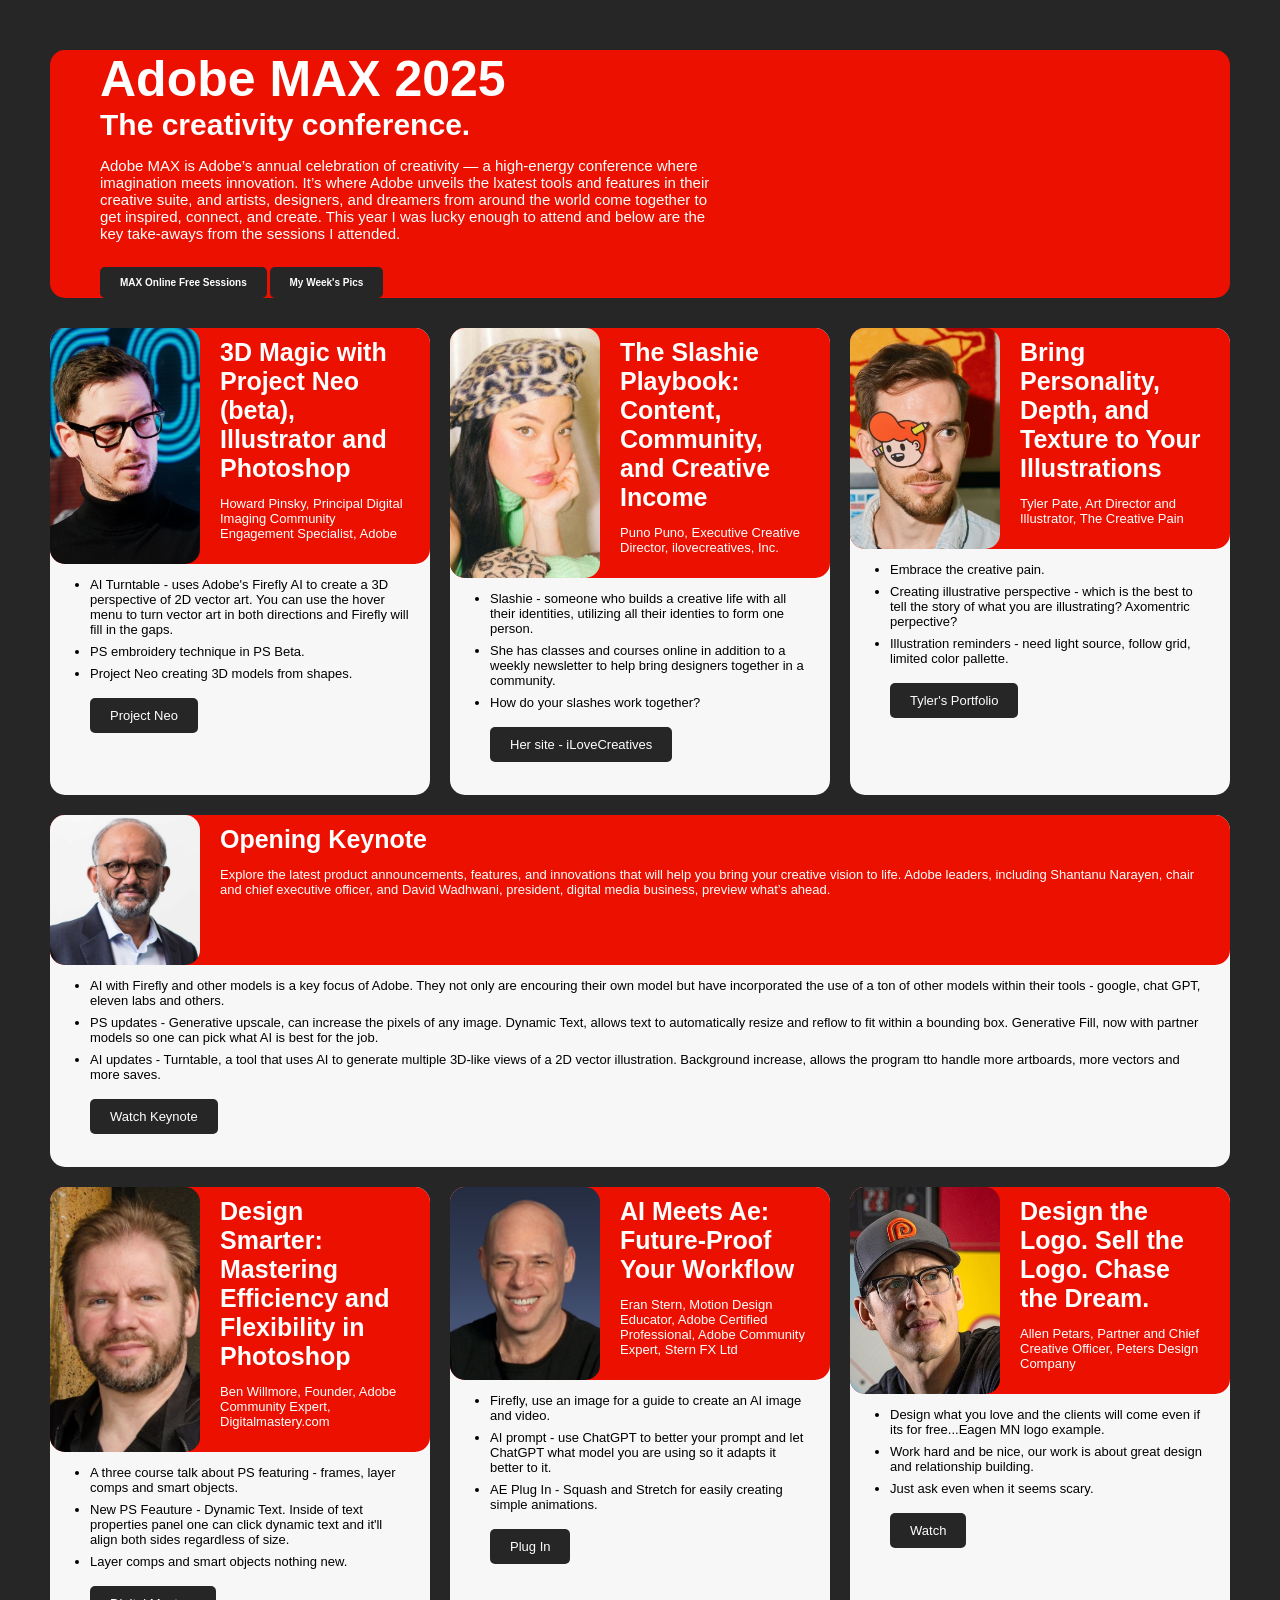
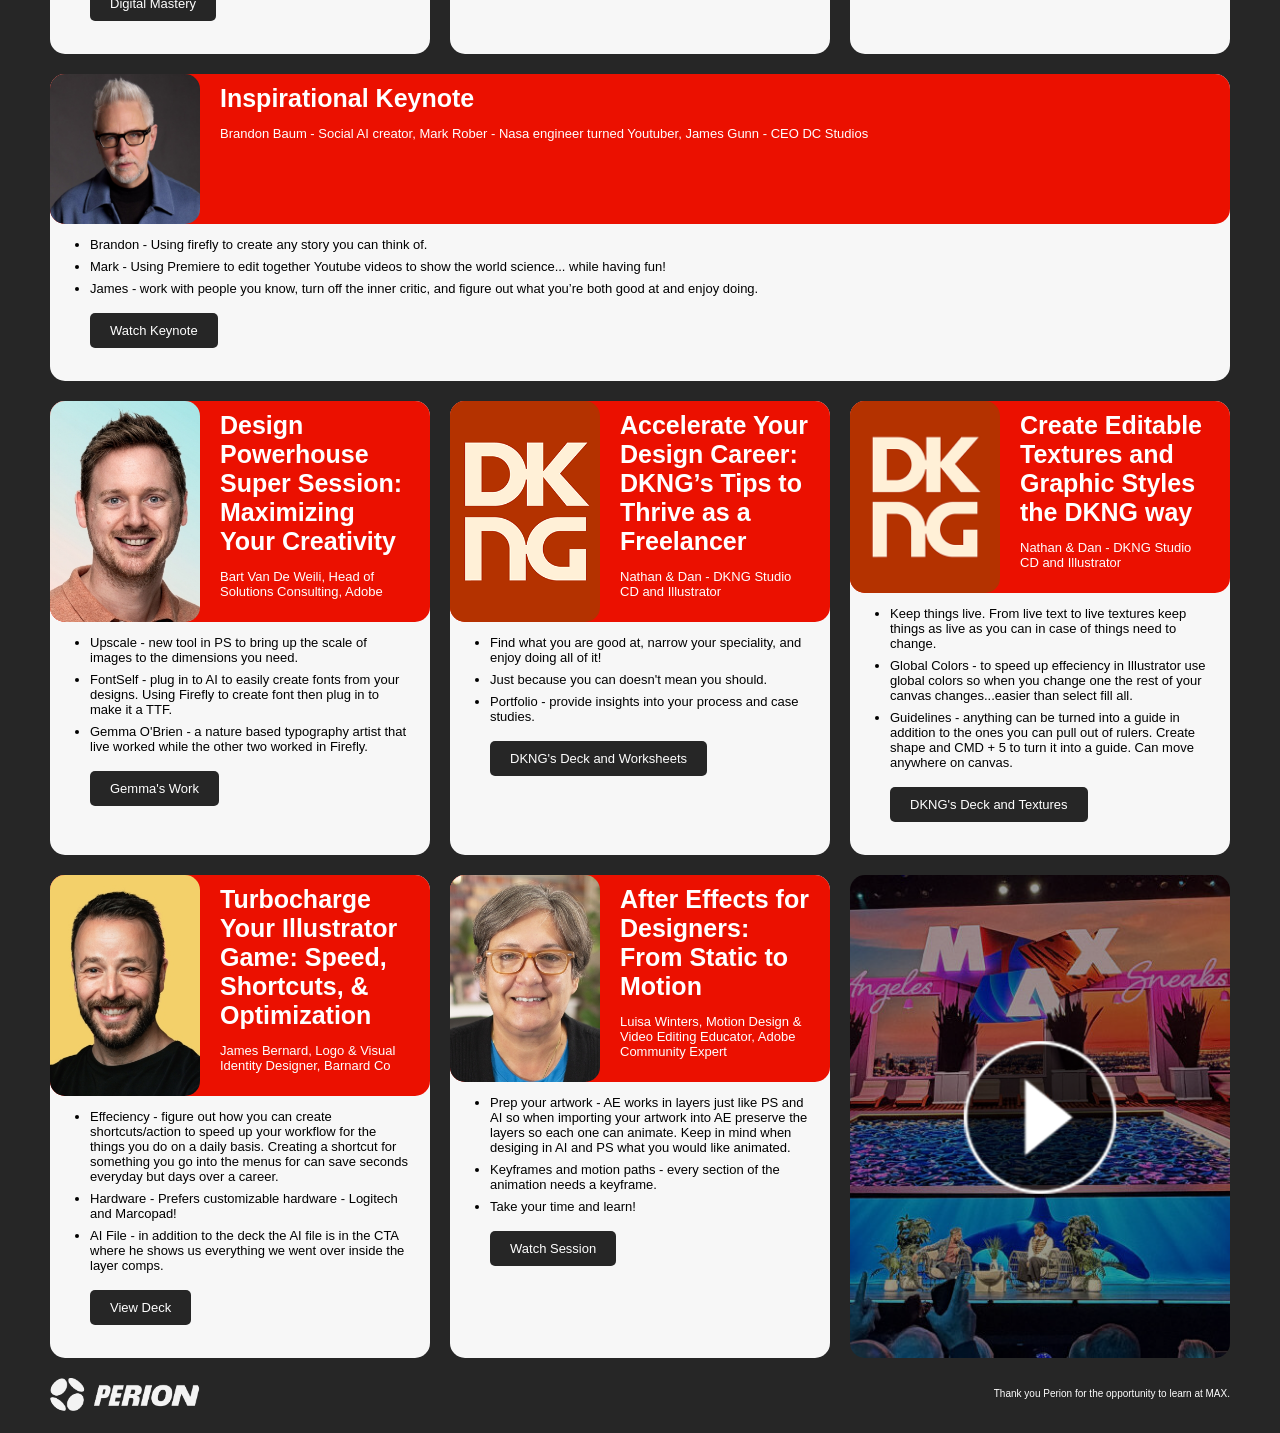
<file: index.html>
<!DOCTYPE html>
<html lang="en">

<head>
  <meta charset="UTF-8">
  <meta name="viewport" content="width=device-width, initial-scale=1.0">
  <link rel="stylesheet" href="style.css">
  <title>Adobe Max 2025</title>
  <link rel="icon" href="assets/favicon.png" type="image/png">
</head>

<body>

  <header>
  </header>

  <section class="hero">
    <div class="hero_text">
      <h1>Adobe MAX 2025</h1>
      <h2>The creativity conference.</h2>
      <p class="hero_text_p">Adobe MAX is Adobe’s annual celebration of creativity — a high-energy conference where imagination meets innovation. It’s where Adobe unveils the lxatest tools and features in their creative suite, and artists, designers, and dreamers from around the world come together to get inspired, connect, and create. This year I was lucky enough to attend and below are the key take-aways from the sessions I attended.</p>
      <a class="hero_cta" href="https://max.adobe.com/max-online/" target="_blank">MAX Online Free Sessions</a>
      <a class="hero_cta" href="gallery.html">My Week's Pics</a>
    </div>
    <video 
        class="" 
        src="https://images-tv.adobe.com/mpcv3/9274/07becc36-4bfb-4954-b354-e96d3a9a0dfe_1747087730.1920x1080at10000_h264.mp4" 
        autoplay 
        muted 
        loop 
       playsinline>
    </video>
  </section>


  <section class="talk_grid">

    <section class="talk">
      <div class="talk_speaker">
        <img src="assets/speakers/Howard-Pinsky_1746649035193001jrEM.jpg" alt="speaker photo">
        <div class="talk_title">
          <h3>3D Magic with Project Neo (beta), Illustrator and Photoshop</h3>
          <p class="talk_title_p">Howard Pinsky, Principal Digital Imaging Community Engagement Specialist, Adobe</p>
        </div>
      </div>
      <ul class="talk_speaker_points">
        <li>AI Turntable - uses Adobe's Firefly AI to create a 3D perspective of 2D vector art. You can use the hover menu to turn vector art in both directions and Firefly will fill in the gaps.</li>
        <li>PS embroidery technique in PS Beta.</li>
        <li>Project Neo creating 3D models from shapes.</li>
        <li class="talk_speaker_points_nodot"><a class="hero_cta talk_cta" href="https://projectneo.adobe.com/" target="_blank">Project Neo</a></li>
      </ul>
    </section>

        <section class="talk">
      <div class="talk_speaker">
        <img src="assets/speakers/Puno-Dostres_1760482680246001z8Na.jpg" alt="speaker photo">
        <div class="talk_title">
          <h3>The Slashie Playbook: Content, Community, and Creative Income</h3>
          <p class="talk_title_p">Puno Puno, Executive Creative Director, ilovecreatives, Inc.</p>
        </div>
      </div>
      <ul class="talk_speaker_points">
        <li>Slashie - someone who builds a creative life with all their identities, utilizing all their identies to form one person.</li>
        <li>She has classes and courses online in addition to a weekly newsletter to help bring designers together in a community.</li>
        <li>How do your slashes work together?</li>
        <li class="talk_speaker_points_nodot"><a class="hero_cta talk_cta" href="https://ilovecreatives.com/" target="_blank">Her site - iLoveCreatives</a></li>
      </ul>
    </section>

        <section class="talk">
      <div class="talk_speaker">
        <img src="assets/speakers/Tyler-Pate_1747258253239001SyEH.jpg" alt="speaker photo">
        <div class="talk_title">
          <h3>Bring Personality, Depth, and Texture to Your Illustrations</h3>
          <p class="talk_title_p">Tyler Pate, Art Director and Illustrator, The Creative Pain</p>
        </div>
      </div>
      <ul class="talk_speaker_points">
        <li>Embrace the creative pain.</li>
        <li>Creating illustrative perspective - which is the best to tell the story of what you are illustrating? Axomentric perpective?</li>
        <li>Illustration reminders - need light source, follow grid, limited color pallette.</li>
        <li class="talk_speaker_points_nodot"><a class="hero_cta talk_cta" href="https://tylerpatedesignco.com/" target="_blank">Tyler's Portfolio</a></li>
      </ul>
    </section>

    <section class="talk talk_keynote">
      <div class="talk_speaker">
        <img src="assets/speakers/Shantanu-Narayen_1757024476285001Bedn.jpg" alt="speaker photo">
        <div class="talk_title">
          <h3>Opening Keynote</h3>
          <p class="talk_title_p">Explore the latest product announcements, features, and innovations that will help you bring your creative vision to life. Adobe leaders, including Shantanu Narayen, chair and chief executive officer, and David Wadhwani, president, digital media business, preview what’s ahead.</p>
        </div>
      </div>
      <ul class="talk_speaker_points">
        <li>AI with Firefly and other models is a key focus of Adobe. They not only are encouring their own model but have incorporated the use of a ton of other models within their tools - google, chat GPT, eleven labs and others.</li>
        <li>PS updates - Generative upscale, can increase the pixels of any image. Dynamic Text, allows text to automatically resize and reflow to fit within a bounding box. Generative Fill, now with partner models so one can pick what AI is best for the job.</li>
        <li>AI updates - Turntable, a tool that uses AI to generate multiple 3D-like views of a 2D vector illustration. Background increase, allows the program tto handle more artboards, more vectors and more saves. </li>
        <li class="talk_speaker_points_nodot"><a class="hero_cta talk_cta" href="https://www.youtube.com/watch?v=wQza2t9Qs64" target="_blank">Watch Keynote</a></li>
      </ul>
    </section>

    <section class="talk">
      <div class="talk_speaker">
        <img src="assets/speakers/Ben-Willmore_1746647519453001RvUn.jpg" alt="speaker photo">
        <div class="talk_title">
          <h3>Design Smarter: Mastering Efficiency and Flexibility in Photoshop</h3>
          <p class="talk_title_p">Ben Willmore, Founder, Adobe Community Expert, Digitalmastery.com</p>
        </div>
      </div>
      <ul class="talk_speaker_points">
        <li>A three course talk about PS featuring - frames, layer comps and smart objects.</li>
        <li>New PS Feauture - Dynamic Text. Inside of text properties panel one can click dynamic text and it'll align both sides regardless of size.</li>
        <li>Layer comps and smart objects nothing new.</li>
        <li class="talk_speaker_points_nodot"><a class="hero_cta talk_cta" href="https://www.digitalmastery.com/" target="_blank">Digital Mastery</a></li>
      </ul>
    </section>

    <section class="talk">
      <div class="talk_speaker">
        <img src="assets/speakers/eran.jpg" alt="speaker photo">
        <div class="talk_title">
          <h3>AI Meets Ae: Future-Proof Your Workflow</h3>
          <p class="talk_title_p">Eran Stern, Motion Design Educator, Adobe Certified Professional, Adobe Community Expert, Stern FX Ltd</p>
        </div>
      </div>
      <ul class="talk_speaker_points">
        <li>Firefly, use an image for a guide to create an AI image and video.</li>
        <li>AI prompt - use ChatGPT to better your prompt and let ChatGPT what model you are using so it adapts it better to it.</li>
        <li>AE Plug In - Squash and Stretch for easily creating simple animations.</li>
        <li class="talk_speaker_points_nodot"><a class="hero_cta talk_cta" href="https://exchange.adobe.com/apps/cc/203895/squash-and-stretch-free-v2" target="_blank">Plug In</a></li>
      </ul>
    </section>

    <section class="talk">
      <div class="talk_speaker">
        <img src="assets/speakers/Allan-Peters_1744993779214001m6Uk.jpg" alt="speaker photo">
        <div class="talk_title">
          <h3>Design the Logo. Sell the Logo. Chase the Dream.</h3>
          <p class="talk_title_p">Allen Petars, Partner and Chief Creative Officer, Peters Design Company</p>
        </div>
      </div>
      <ul class="talk_speaker_points">
        <li>Design what you love and the clients will come even if its for free...Eagen MN logo example.</li>
        <li>Work hard and be nice, our work is about great design and relationship building.</li>
        <li>Just ask even when it seems scary.</li>
        <li class="talk_speaker_points_nodot"><a class="hero_cta talk_cta" href="https://www.adobe.com/max/2025/sessions/design-the-logo-sell-the-logo-chase-the-dream-s6001.html" target="_blank">Watch</a></li>
      </ul>
    </section>

    <section class="talk talk_keynote">
      <div class="talk_speaker">
        <img src="assets/speakers/James-Gunn_1757539739106001gAxh.jpg" alt="speaker photo">
        <div class="talk_title">
          <h3>Inspirational Keynote</h3>
          <p class="talk_title_p">Brandon Baum - Social AI creator, Mark Rober - Nasa engineer turned Youtuber, James Gunn - CEO DC Studios</p>
        </div>
      </div>
      <ul class="talk_speaker_points">
        <li>Brandon - Using firefly to create any story you can think of.</li>
        <li>Mark - Using Premiere to edit together Youtube videos to show the world science... while having fun!</li>
        <li>James - work with people you know, turn off the inner critic, and figure out what you’re both good at and enjoy doing.</li>
        <li class="talk_speaker_points_nodot"><a class="hero_cta talk_cta" href="https://www.adobe.com/max/2025/sessions/day-two-keynote-gs2.html" target="_blank">Watch Keynote</a></li>
      </ul>
    </section>

        <section class="talk">
      <div class="talk_speaker">
        <img src="assets/speakers/bart.jpg" alt="speaker photo">
        <div class="talk_title">
          <h3>Design Powerhouse Super Session: Maximizing Your Creativity</h3>
          <p class="talk_title_p">Bart Van De Weili, Head of Solutions Consulting, Adobe</p>
        </div>
      </div>
      <ul class="talk_speaker_points">
        <li>Upscale - new tool in PS to bring up the scale of images to the dimensions you need.</li>
        <li>FontSelf - plug in to AI to easily create fonts from your designs. Using Firefly to create font then plug in to make it a TTF.</li>
        <li>Gemma O'Brien - a nature based typography artist that live worked while the other two worked in Firefly.</li>
        <li class="talk_speaker_points_nodot"><a class="hero_cta talk_cta" href="https://www.gemmaobrien.com/" target="_blank">Gemma's Work</a></li>
      </ul>
    </section>

        <section class="talk">
      <div class="talk_speaker">
        <img src="assets/speakers/DKNG.png" alt="speaker photo">
        <div class="talk_title">
          <h3>Accelerate Your Design Career: DKNG’s Tips to Thrive as a Freelancer</h3>
          <p class="talk_title_p">Nathan & Dan - DKNG Studio CD and Illustrator</p>
        </div>
      </div>
      <ul class="talk_speaker_points">
        <li>Find what you are good at, narrow your speciality, and enjoy doing all of it!</li>
        <li>Just because you can doesn't mean you should.</li>
        <li>Portfolio - provide insights into your process and case studies.</li>
        <li class="talk_speaker_points_nodot"><a class="hero_cta talk_cta" href="https://drive.google.com/open?id=1yuIgq4ghJlWVI2TATFcu1tXikVKpU9-K&usp=drive_fs" target="_blank">DKNG's Deck and Worksheets</a></li>
      </ul>
    </section>

    <section class="talk">
      <div class="talk_speaker">
        <img src="assets/speakers/DKNG.png" alt="speaker photo">
        <div class="talk_title">
          <h3>Create Editable Textures and Graphic Styles the DKNG way</h3>
          <p class="talk_title_p">Nathan & Dan - DKNG Studio CD and Illustrator</p>
        </div>
      </div>
      <ul class="talk_speaker_points">
        <li>Keep things live. From live text to live textures keep things as live as you can in case of things need to change.</li>
        <li>Global Colors - to speed up effeciency in Illustrator use global colors so when you change one the rest of your canvas changes...easier than select fill all.</li>
        <li>Guidelines - anything can be turned into a guide in addition to the ones you can pull out of rulers. Create shape and CMD + 5 to turn it into a guide. Can move anywhere on canvas.</li>
        <li class="talk_speaker_points_nodot"><a class="hero_cta talk_cta" href="https://drive.google.com/open?id=1unAY6wfd72i4e13A63k49vnfbbGV2It-&usp=drive_fs" target="_blank">DKNG's Deck and Textures</a></li>
      </ul>
    </section>


    <section class="talk">
      <div class="talk_speaker">
        <img src="assets/speakers/James-Barnard_1745260003225001p1u6.jpg" alt="speaker photo">
        <div class="talk_title">
          <h3>Turbocharge Your Illustrator Game: Speed, Shortcuts, & Optimization</h3>
          <p class="talk_title_p">James Bernard, Logo & Visual Identity Designer, Barnard Co</p>
        </div>
      </div>
      <ul class="talk_speaker_points">
        <li>Effeciency - figure out how you can create shortcuts/action to speed up your workflow for the things you do on a daily basis. Creating a shortcut for something you go into the menus for can save seconds everyday but days over a career.</li>
        <li>Hardware - Prefers customizable hardware - Logitech and Marcopad!</li>
        <li>AI File - in addition to the deck the AI file is in the CTA where he shows us everything we went over inside the layer comps.</li>
        <li class="talk_speaker_points_nodot"><a class="hero_cta talk_cta" href="https://drive.google.com/open?id=1aca0wdgVUJHWgvgiWJJCZsQ1aEP1kLq4&usp=drive_fs" target="_blank">View Deck</a></li>
      </ul>
    </section>

    <section class="talk">
      <div class="talk_speaker">
        <img src="assets/speakers/Luisa-Winters_1745605352976001UHjG.jpg" alt="speaker photo">
        <div class="talk_title">
          <h3>After Effects for Designers: From Static to Motion</h3>
          <p class="talk_title_p">Luisa Winters, Motion Design & Video Editing Educator, Adobe Community Expert</p>
        </div>
      </div>
      <ul class="talk_speaker_points">
        <li>Prep your artwork - AE works in layers just like PS and AI so when importing your artwork into AE preserve the layers so each one can animate. Keep in mind when desiging in AI and PS what you would like animated.</li>
        <li>Keyframes and motion paths - every section of the animation needs a keyframe.</li>
        <li>Take your time and learn!</li>
        <li class="talk_speaker_points_nodot"><a class="hero_cta talk_cta" href="https://www.adobe.com/max/2025/sessions/after-effects-for-designers-from-static-to-motion-s6601.html" target="_blank">Watch Session</a></li>
      </ul>
    </section>    

    <section class="talk sneaks_image">
      <a href="https://www.youtube.com/watch?v=_SBn0Iu3K-U" target="_blank" class="sneaks_image_link"></a>
    </section> 
     
  </section>

  <footer>
    <a href="https://perion.com/" target="_blank"><img src="assets/Perion_WH.png" alt="Perion Logo"></a>

    <p>Thank you Perion for the opportunity to learn at MAX.</p>
  </footer>

</body>

</html>
</file>
<file: style.css>
:root {
  --red: #eb1000;
  --white: #ffffff;
  --black: #272727;
  --ltgray: #f7f7f7;
  --dkgray: #262626;
  --navy: #272727;
  --blue: #73c6e5;
}

html {
  box-sizing: border-box;
  font-family: -apple-system, BlinkMacSystemFont, "Segoe UI", Roboto, Helvetica,
    Arial, sans-serif, "Apple Color Emoji", "Segoe UI Emoji", "Segoe UI Symbol";
  font-weight: 900;
  font-size: 10px;
  color: var(--black);
}


body {
  background-color: var(--dkgray);
  margin: 0 50px;
  color: var(--white);
}

h1,
h2,
h3,
h4 {
  margin: 0;
}

p {
  font-weight: 300;
}

a {
  text-decoration: none;
  color: white;
}

header {
  display: flex;
  justify-content: center;
  margin-bottom: 5rem;
}

img {
  border-radius: 15px;
}



/* MAX hero */

.hero {
  background-color: var(--red);
  border-radius: 15px;
  display: flex;
  justify-content: space-between;
  align-items: center;
  max-height: 500px;
}

.hero_text {
  margin-left: 5rem;
}

.hero_text_p {
  font-size: 1.5rem;
}

h1 {
  font-weight: 800;
  font-size: 5rem;
}

h2 {
  font-weight: 600;
  font-size: 3rem;
}

h3 {
  font-weight: 600;
  font-size: 2.5rem;
}

video {
  max-width: 55%;
  max-height: 500px;
  object-fit: cover;
  margin: 0 10rem;
}

.hero_cta {
  display: inline-block;
  padding: 1rem 2rem;
  background-color: var(--dkgray);
  border: 0;
  border-radius: 5px;
  margin-top: 1rem;
  transition: all 0.3s ease-in-out;
}

.hero_cta a {
  color: var(--white);
  font-weight: 800;
}

.hero_cta:hover {
  background-color: var(--ltgray);
}

.hero_cta:hover a {
  color: var(--dkgray);
}

/* Hero Responsive */

@media (max-width: 1200px) {
  .hero {
    flex-direction: column;
    max-height: none;
    padding: 2rem;
  }

  .hero_text {
    margin-left: 0;
    text-align: center;
    padding: 0 1rem 2rem 1rem;
  }
  
  .hero_text_p {
    max-width: none;
  }

  video {
    max-width: 100%;
    height: auto;
    border-radius: 15px;
  }
}

@media (max-width: 600px) {
  .hero {
    padding: 1rem;
  }
  
  h1 {
    font-size: 3.5rem;
  }

  h2 {
    font-size: 2.2rem;
  }

  .hero_text_p {
    font-size: 1.1rem;
  }
}


/* Talk - Speakers */

.talk {
  background-color: var(--ltgray);
  border-radius: 15px;
}

.talk img {
  max-width: 150px;
  object-fit: cover;
}

.talk_speaker {
  display: flex;
  background-color: var(--red);
  border-radius: 15px;

}

.talk_title {
  margin: 1rem 2rem;
}

.talk_title_p {
  font-size: 1.3rem;
}

.talk_speaker_points {
  color: black;
  font-weight: 200;
  font-size: 1.3rem;
  padding-bottom: 2rem;
  padding-right: 2rem;
}

li + li {
  margin-top: 0.7rem;
}

.talk_speaker_points_nodot {
  list-style-type: none;
}

.talk_cta:hover {
  background-color: var(--red);
}

.talk_cta:hover a {
  color: var(--dkgray);
}

.talk_grid {
  margin-top: 3rem;
  display: grid;
  gap: 2rem;
  grid-template-columns: repeat(3, 1fr);
}

.talk_keynote {
  grid-column: 1 / -1;
}

.sneaks_image {
background: url('assets/sneaks/sneaks_video.png') no-repeat center/cover;
position: relative;
}

.sneaks_image_link {
  position: absolute;
  top: 0;
  left: 0;
  right: 0;
  bottom: 0;
}

/* Talk grid responsive */

@media (max-width: 992px) {
  .talk_grid {
    grid-template-columns: repeat(2, 1fr);
  }

  .talk_keynote {
    grid-column: 1 / -1;
  }
}

@media (max-width: 768px) {
  .talk_grid {
    grid-template-columns: 1fr;
  }

  .talk_keynote {
    grid-column: auto;
  }

  .talk_speaker {
    flex-direction: column;
    align-items: center;
    padding: 1rem;
    text-align: center;
  }

  .talk_title {
    margin: 1rem 0 0 0;
  }
}


/* gallery page */
.hero_gallery {
  margin-top: 40px;
}

.hero_cta_gallery {
  margin-bottom: 25px;
}

.hero_gallery_h1 {
  margin-top: 20px;
}

/* Gallery grid */

.gallery_grid {
  margin-top: 3rem;
  display: grid;
  gap: 2rem;
  grid-template-columns: repeat(3, 1fr);
}

.gallery {
  background-color: var(--ltgray);
  border-radius: 15px;
}

.gallery img {
  width: 100%;
  height: auto;
  display: block;
}

/* Gallery grid responsive */

@media (max-width: 992px) {
  .gallery_grid {
    grid-template-columns: repeat(2, 1fr);
  }
}

@media (max-width: 768px) {
  .gallery_grid {
    grid-template-columns: 1fr;
  }
}

/* Footer */

footer {
  display: flex;
  justify-content: space-between;
  margin: 2rem 0;
}

footer img {
  max-width: 15rem;
}

/* Footer responsive */

@media (max-width: 768px) {
  footer {
    flex-direction: column;
    gap: 1rem;
    text-align: center;
  }
}
</file>
